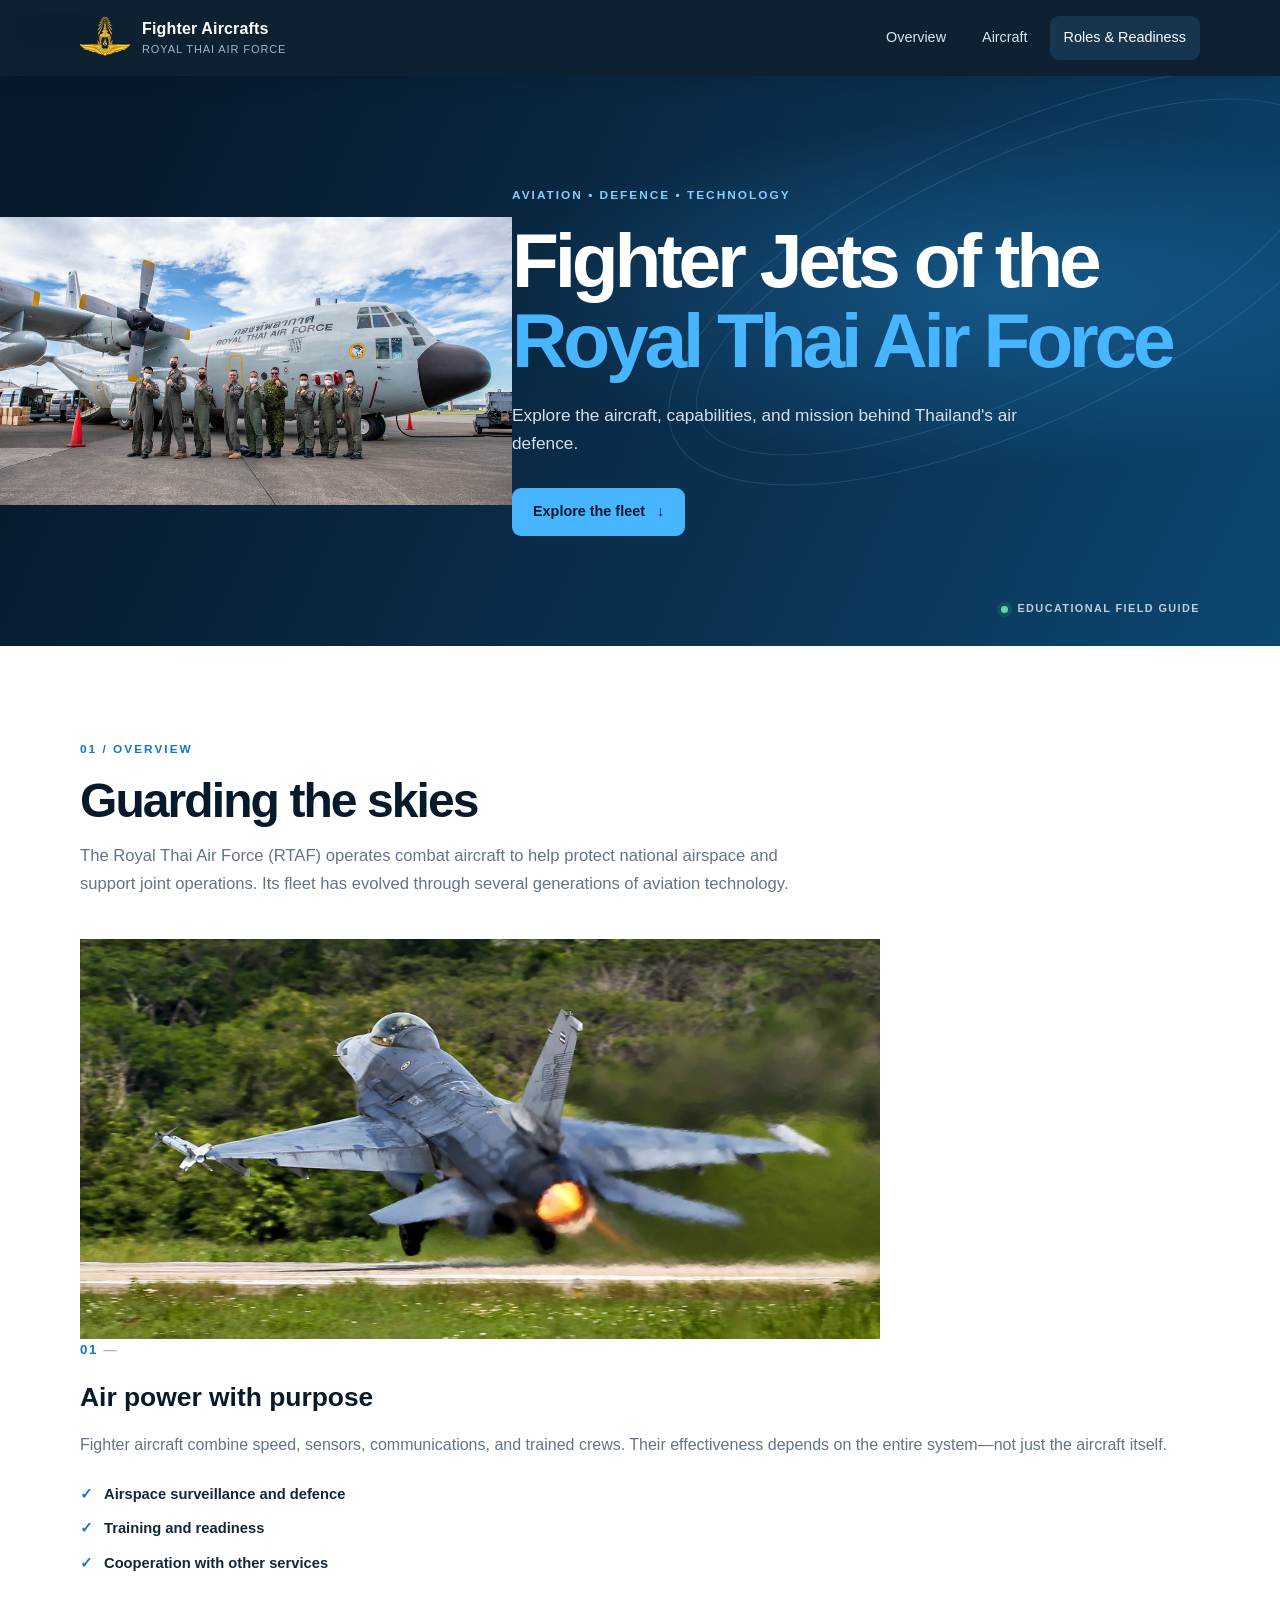
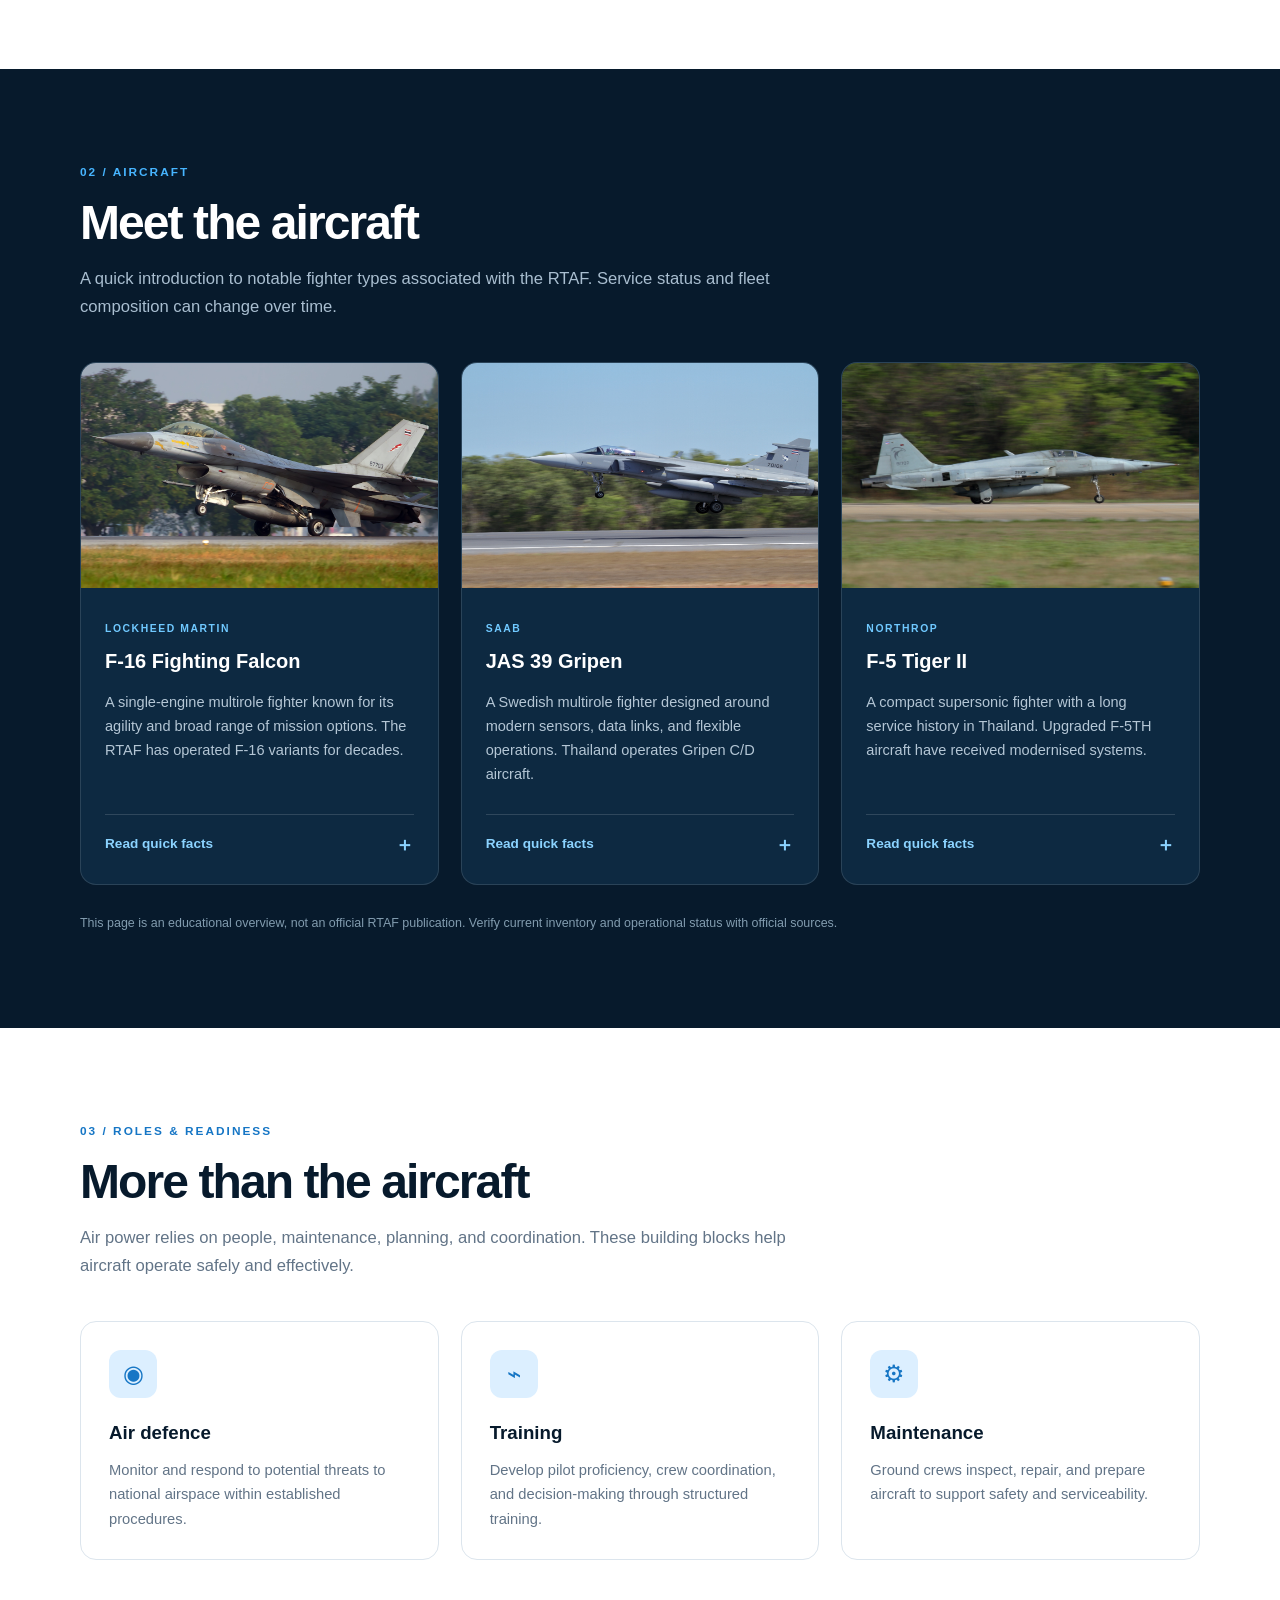
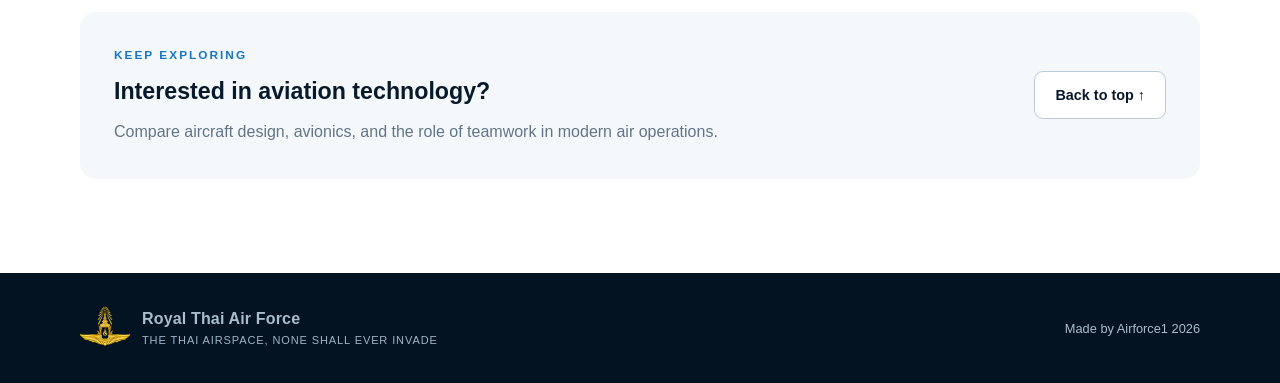
<file: rush/index.html>
<!DOCTYPE html>
<html lang="en">
<head>
  <meta charset="UTF-8">
  <meta name="viewport" content="width=device-width, initial-scale=1.0">
  <meta name="description" content="An educational overview of fighter aircraft in the Royal Thai Air Force.">
  <title>Royal Thai Air Force | Fighter Aircraft</title>
  <link rel="stylesheet" href="styles.css">
</head>
<body>
  <!-- Sticky navigation: links jump to the matching sections below. -->
  <header class="site-header">
    <nav class="navbar container" aria-label="Main navigation">
      <a class="brand" href="#home" aria-label="Royal Thai Air Force home">
        <span><img src="rtaf.svg" alt="Royal Thai Air Force Logo" width="50" height="50"></span>
        <span>Fighter Aircrafts <small>Royal Thai Air Force</small></span>
      </a>
      <button class="menu-toggle" id="menuToggle" aria-expanded="false" aria-controls="navLinks">
        <span class="sr-only">Toggle navigation</span>
        <span></span><span></span><span></span>
      </button>
      <div class="nav-links" id="navLinks">
        <a href="#overview">Overview</a>
        <a href="#aircraft">Aircraft</a>
        <a href="#mission">Roles &amp; Readiness</a>
      </div>
    </nav>
  </header>

  <main>
    <!-- HERO / SECTION 1 -->
    <section class="hero" id="home">
      <img src="group.webp" alt="Royal Thai Air Force fighter jets in formation" width="40%">
      <div class="container hero-content">
        <p class="eyebrow">AVIATION • DEFENCE • TECHNOLOGY</p>
        <h1>Fighter Jets of the<br><span>Royal Thai Air Force</span></h1>
        <p class="hero-copy">Explore the aircraft, capabilities, and mission behind Thailand's air defence.</p>
        <a class="button button-primary" href="#overview">Explore the fleet <span aria-hidden="true">↓</span></a>
      </div>
      <div class="hero-label"><span class="status-dot"></span> EDUCATIONAL FIELD GUIDE</div>
    </section>

    <!-- SECTION 2: overview and context -->
    <section class="section container" id="overview">
      <div class="section-heading">
        <p class="eyebrow">01 / OVERVIEW</p>
        <h2>Guarding the skies</h2>
        <p class="section-intro">The Royal Thai Air Force (RTAF) operates combat aircraft to help protect national airspace and support joint operations. Its fleet has evolved through several generations of aviation technology.</p>
      </div>
      <div class="overview-grid">
        <img class="overview-image" src="f16a.webp" width="800" height="400" alt="F-16 Fighting Falcon using afterburner">
        </div>
        <div class="fact-panel">
          <div class="fact-number">01 <span>—</span></div>
          <h3>Air power with purpose</h3>
          <p>Fighter aircraft combine speed, sensors, communications, and trained crews. Their effectiveness depends on the entire system—not just the aircraft itself.</p>
          <ul class="check-list">
            <li><span>✓</span> Airspace surveillance and defence</li>
            <li><span>✓</span> Training and readiness</li>
            <li><span>✓</span> Cooperation with other services</li>
          </ul>
        </div>
      </div>
    </section>

    <!-- SECTION 3: aircraft profiles. Keep details general and educational. -->
    <section class="section section-dark" id="aircraft">
      <div class="container">
        <div class="section-heading">
          <p class="eyebrow">02 / AIRCRAFT</p>
          <h2>Meet the aircraft</h2>
          <p class="section-intro">A quick introduction to notable fighter types associated with the RTAF. Service status and fleet composition can change over time.</p>
        </div>
        <div class="aircraft-grid">
          <article class="aircraft-card">
             <span class="aircraft-tag">MULTIROLE</span>
            <img class="aircraft-image" src="f16.jpg" width="400" height="200" alt="F-16 Fighting Falcon in flight">
            <div class="card-body">
              <p class="card-kicker">LOCKHEED MARTIN</p>
              <h3>F-16 Fighting Falcon</h3>
              <p>A single-engine multirole fighter known for its agility and broad range of mission options. The RTAF has operated F-16 variants for decades.</p>
              <button class="text-button details-button" data-aircraft="f16" aria-expanded="false">Read quick facts <span>＋</span></button>
              <div class="extra-details" id="details-f16" hidden> <strong>At a glance</strong><p>Role: multirole fighter<br>Design: single engine, single seat in common configurations<br>Note: specific equipment varies by variant and upgrade.</p></div>
            </div>
          </article>
          <article class="aircraft-card">
              <span class="aircraft-tag">MULTIROLE</span>
              <img src="gripen.jpg" width="400" height="225" alt="JAS 39 Gripen in flight">
            <div class="card-body">
              <p class="card-kicker">SAAB</p>
              <h3>JAS 39 Gripen</h3>
              <p>A Swedish multirole fighter designed around modern sensors, data links, and flexible operations. Thailand operates Gripen C/D aircraft.</p>
              <button class="text-button details-button" data-aircraft="gripen" aria-expanded="false">Read quick facts <span>＋</span></button>
              <div class="extra-details" id="details-gripen" hidden><strong>At a glance</strong><p>Role: multirole fighter<br>Design: single-engine aircraft with advanced avionics<br>Note: capabilities depend on variant and configuration.</p></div>
            </div>
          </article>
          <article class="aircraft-card">
              <span class="aircraft-tag">LIGHT FIGHTER</span>
              <img src="f5.jpg" alt="F-5 Tiger II in flight" width="400" height="225">
            <div class="card-body">
              <p class="card-kicker">NORTHROP</p>
              <h3>F-5 Tiger II</h3>
              <p>A compact supersonic fighter with a long service history in Thailand. Upgraded F-5TH aircraft have received modernised systems.</p>
              <button class="text-button details-button" data-aircraft="f5" aria-expanded="false">Read quick facts <span>＋</span></button>
              <div class="extra-details" id="details-f5" hidden><strong>At a glance</strong><p>Role: light fighter / air defence<br>Design: twin-engine, compact airframe<br>Note: modernisation can extend the usefulness of older airframes.</p></div>
            </div>
          </article>
        </div>
        <p class="fine-print">This page is an educational overview, not an official RTAF publication. Verify current inventory and operational status with official sources.</p>
      </div>
    </section>

    <!-- SECTION 4: roles and readiness -->
    <section class="section container" id="mission">
      <div class="section-heading">
        <p class="eyebrow">03 / ROLES &amp; READINESS</p>
        <h2>More than the aircraft</h2>
        <p class="section-intro">Air power relies on people, maintenance, planning, and coordination. These building blocks help aircraft operate safely and effectively.</p>
      </div>
      <div class="mission-grid">
        <article class="mission-item"><div class="mission-icon">◉</div><h3>Air defence</h3><p>Monitor and respond to potential threats to national airspace within established procedures.</p></article>
        <article class="mission-item"><div class="mission-icon">⌁</div><h3>Training</h3><p>Develop pilot proficiency, crew coordination, and decision-making through structured training.</p></article>
        <article class="mission-item"><div class="mission-icon">⚙</div><h3>Maintenance</h3><p>Ground crews inspect, repair, and prepare aircraft to support safety and serviceability.</p></article>
      </div>
      <div class="callout">
        <div><p class="eyebrow">KEEP EXPLORING</p><h3>Interested in aviation technology?</h3><p>Compare aircraft design, avionics, and the role of teamwork in modern air operations.</p></div>
        <a class="button button-outline" href="#home">Back to top ↑</a>
      </div>
    </section>
  </main>

  <footer class="footer">
    <div class="container footer-inner">
      <a class="brand footer-brand" href="#home"><span><img src="rtaf.svg" alt="Royal Thai Air Force Logo" width="50" height="50"></span><span>Royal Thai Air Force<small>The Thai airspace, none shall ever invade</small></span></a>
      <p>Made by Airforce1 <span id="year"></span></p>
    </div>
  </footer>
  <script src="script.js"></script>
</body>
</html>
</file>
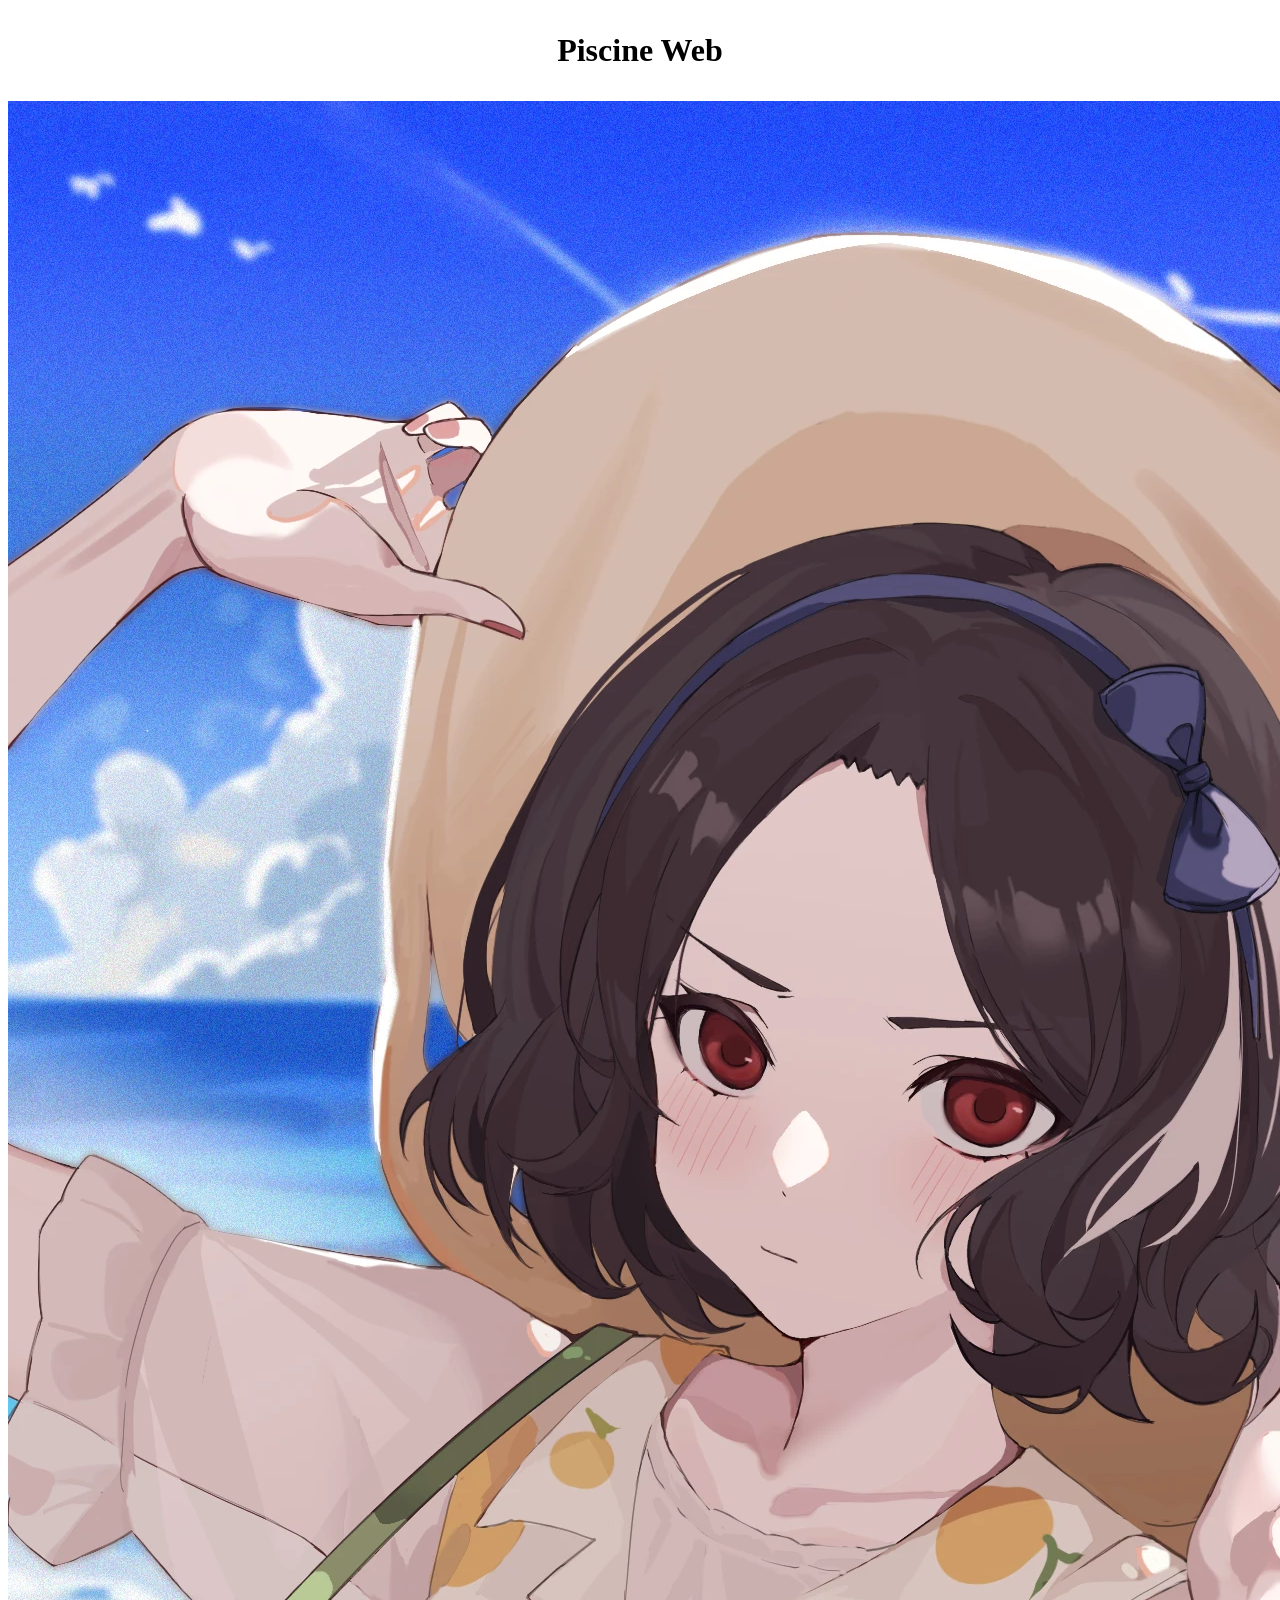
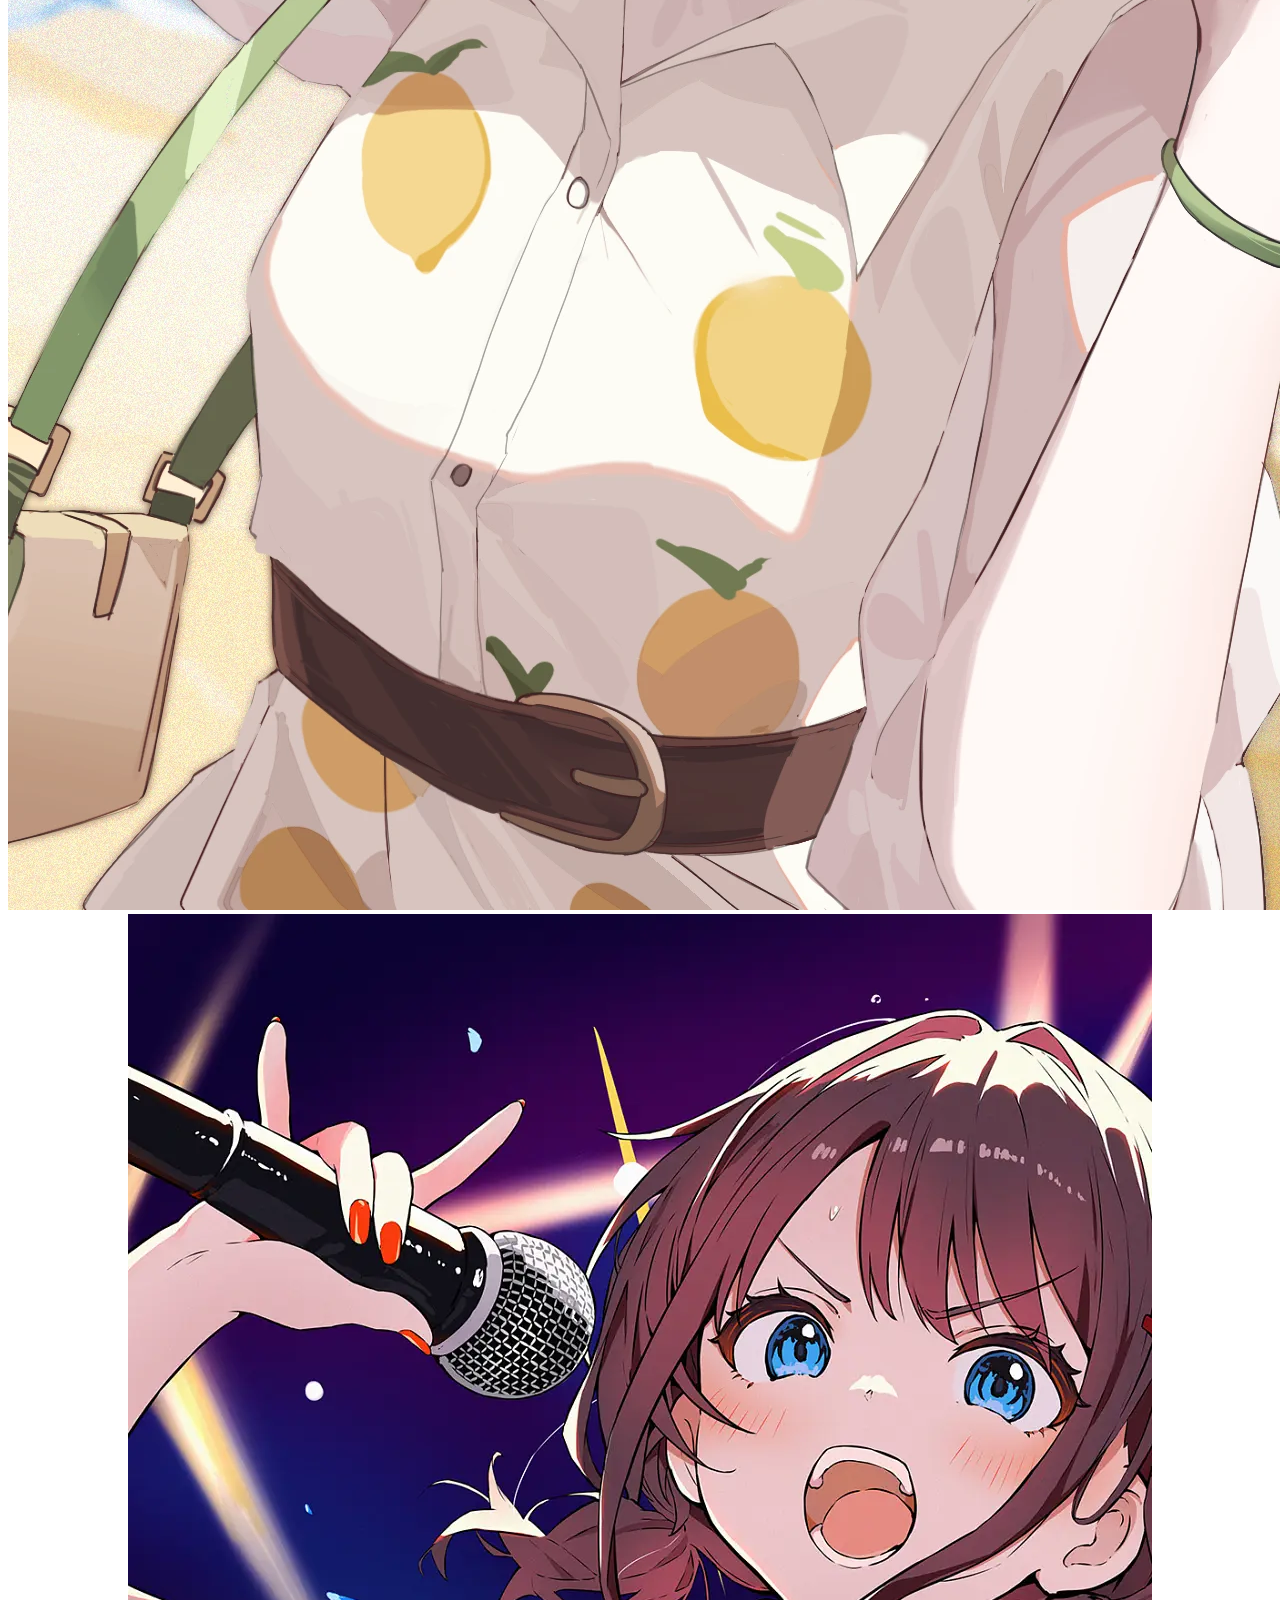
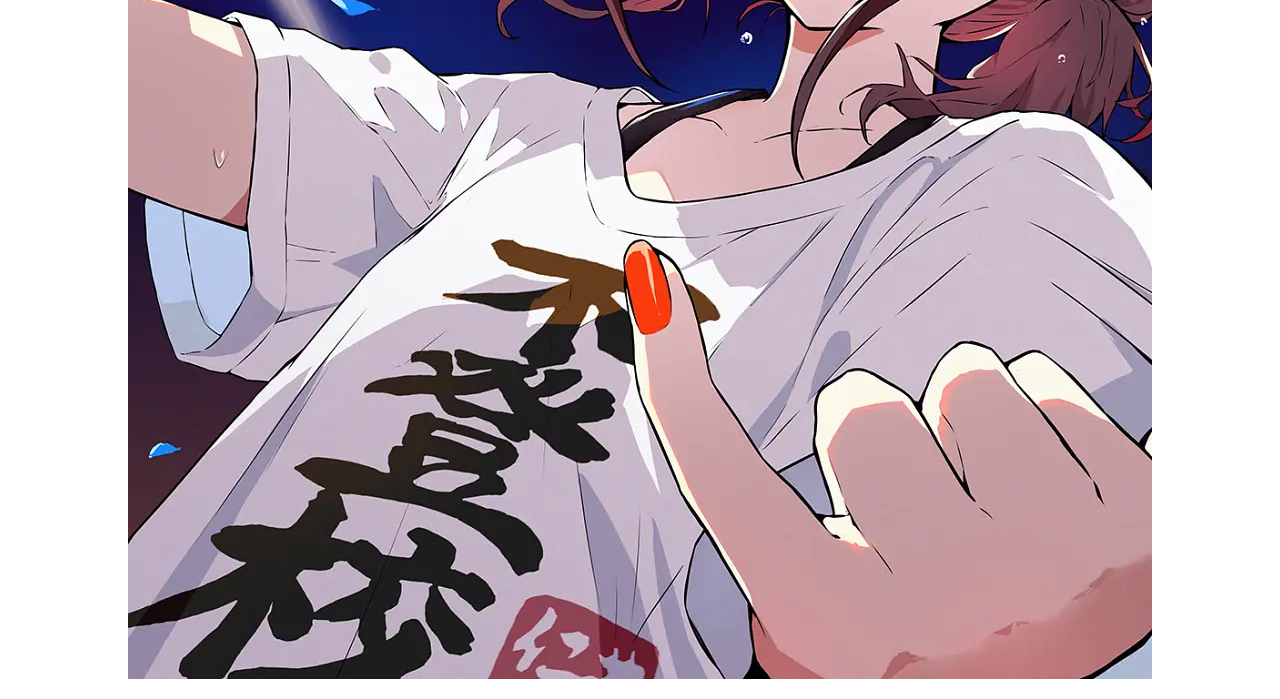
<file: ex02/piscineweb.html>
<!DOCTYPE html>
<html>
    <body>
        <h1><p style="text-align: center;">Piscine Web</p></h1>
        <p style="text-align: center;"><img src="tomo3.png" alt="Tomo"> <img src="nina.webp" alt="Nina"></p>
    </body>
</html>
</file>
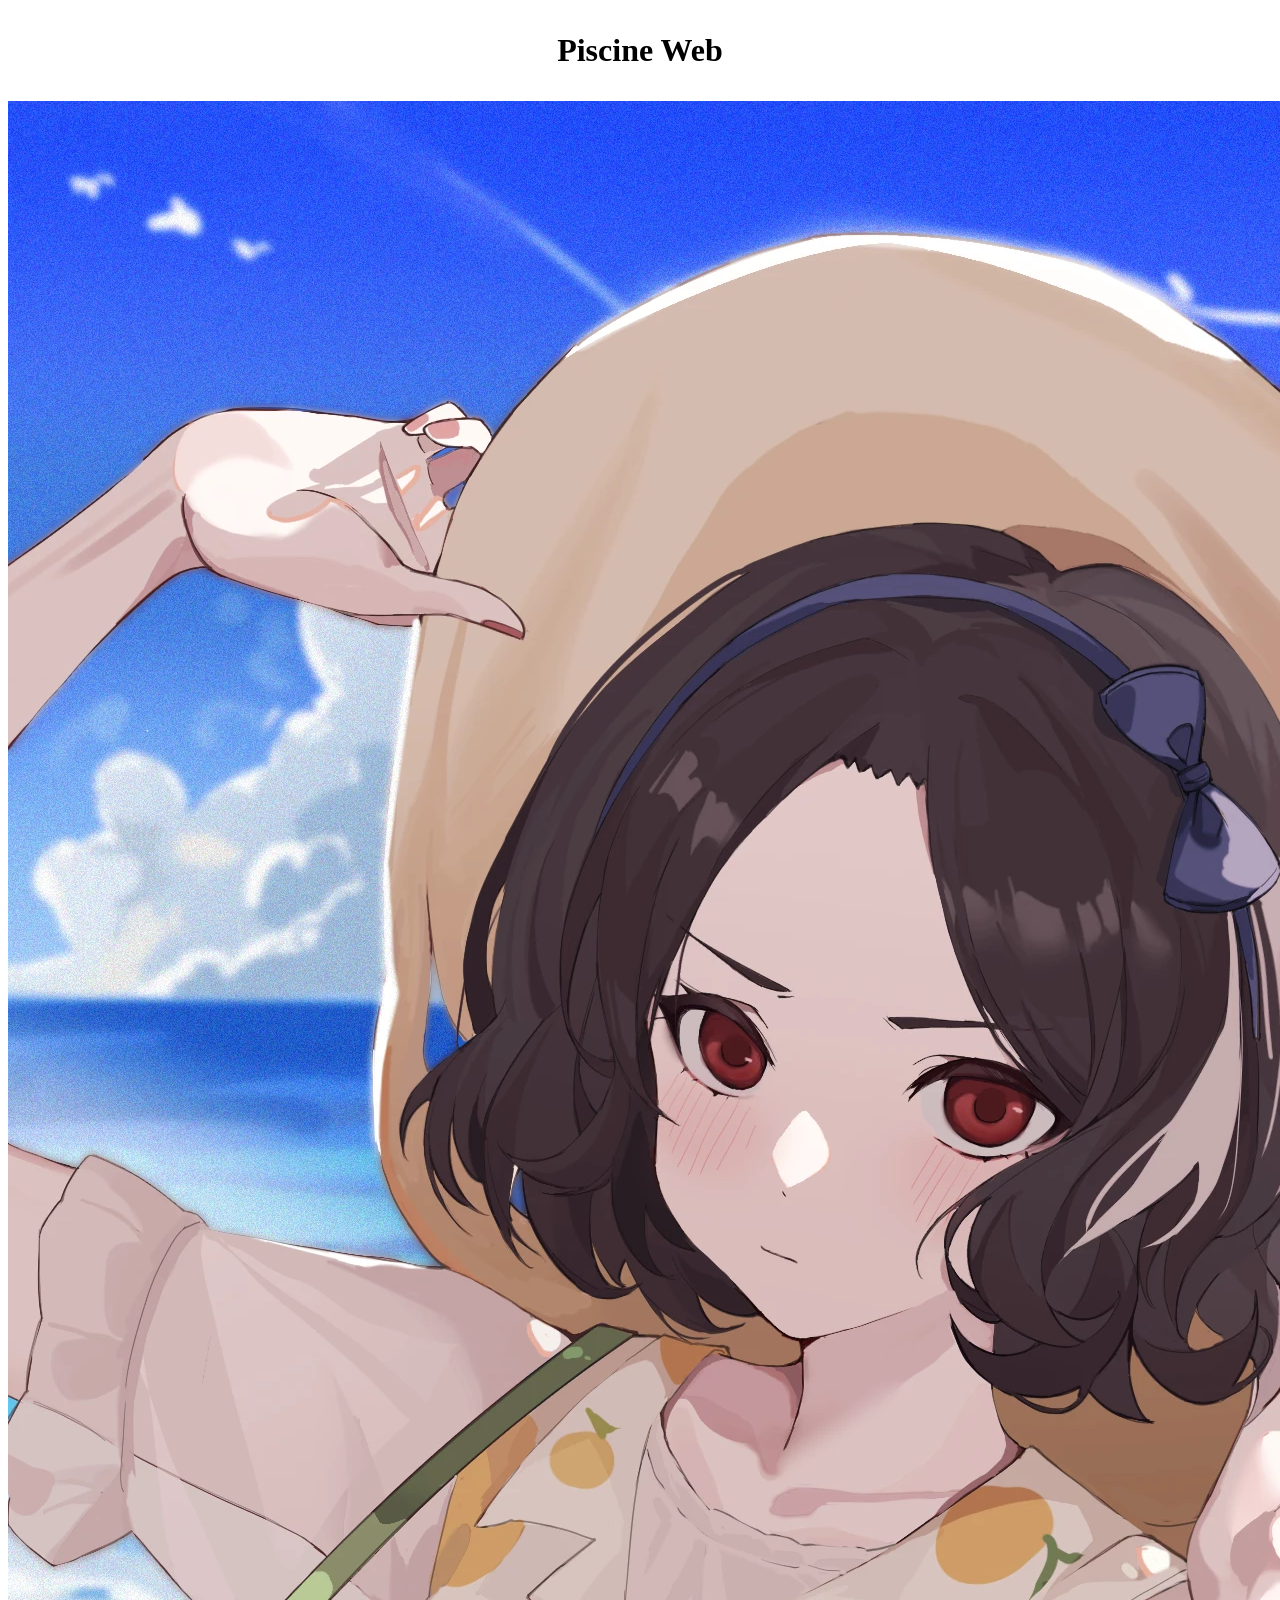
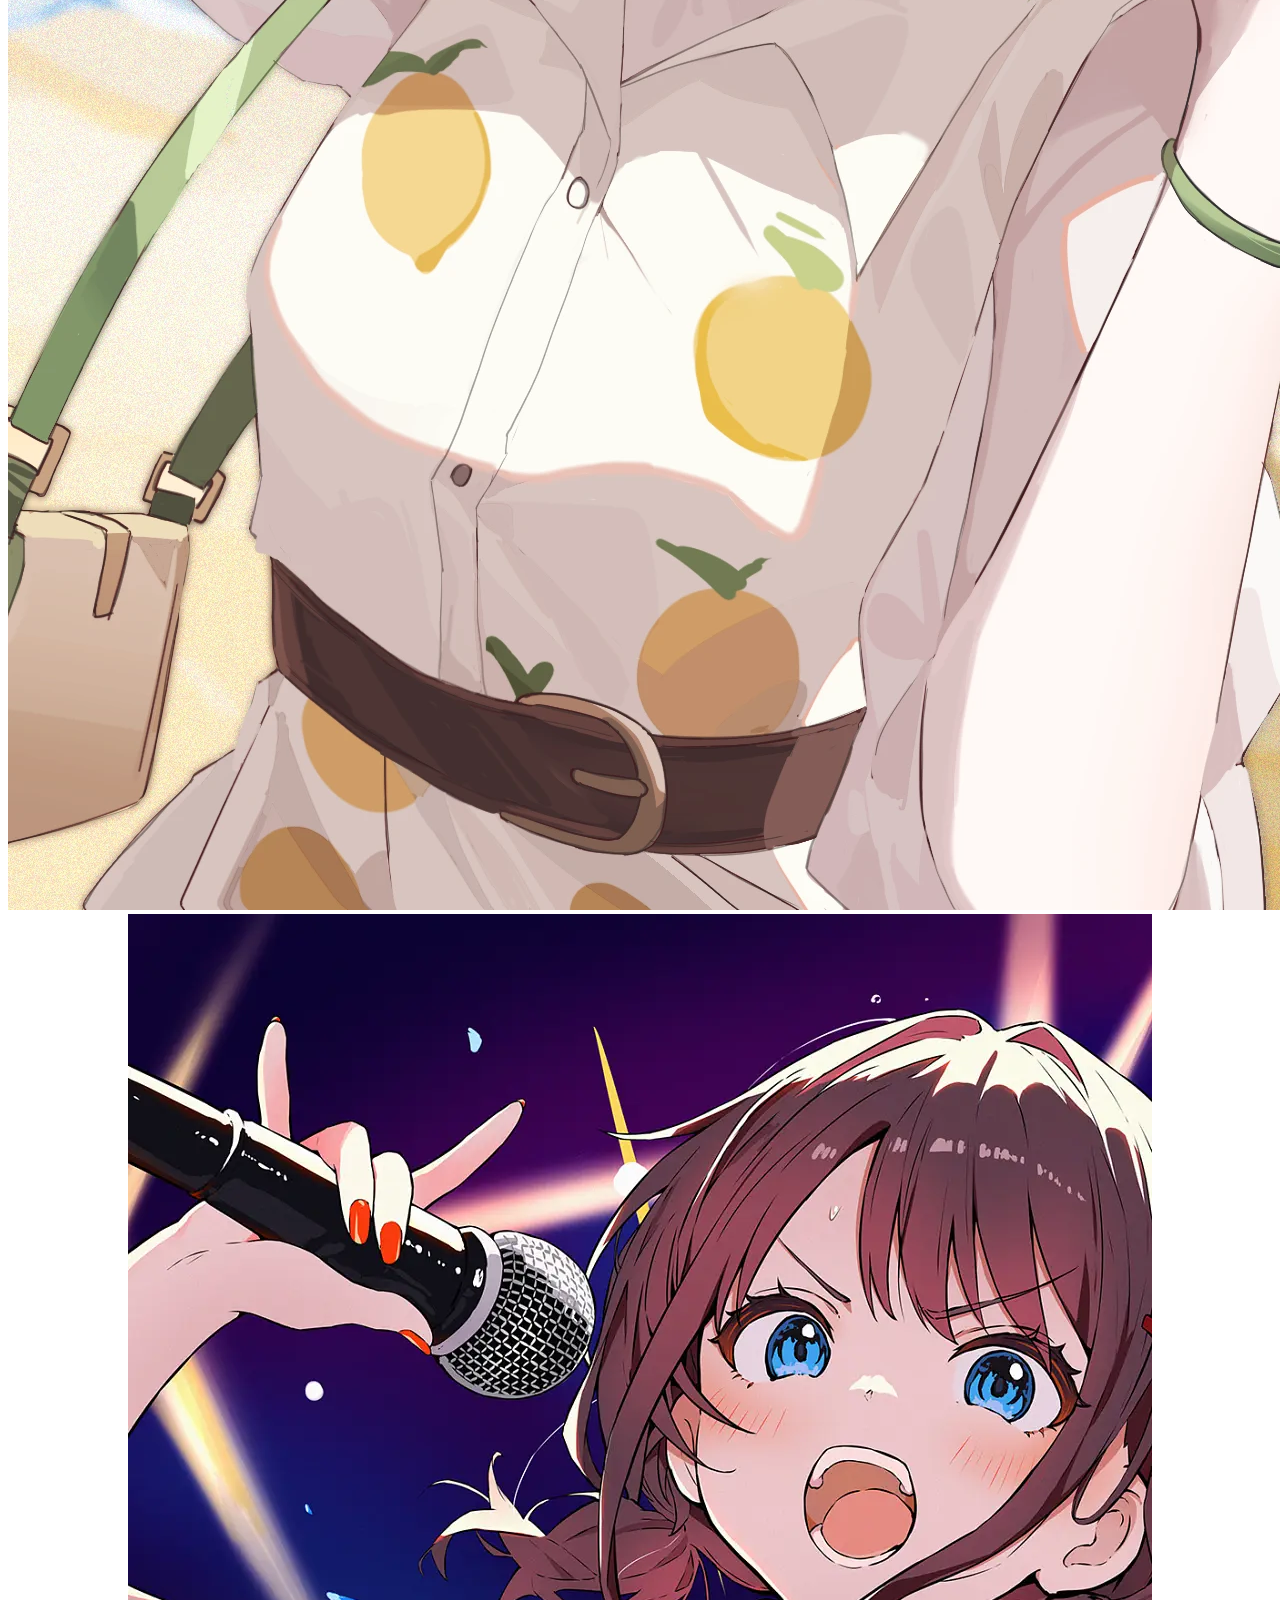
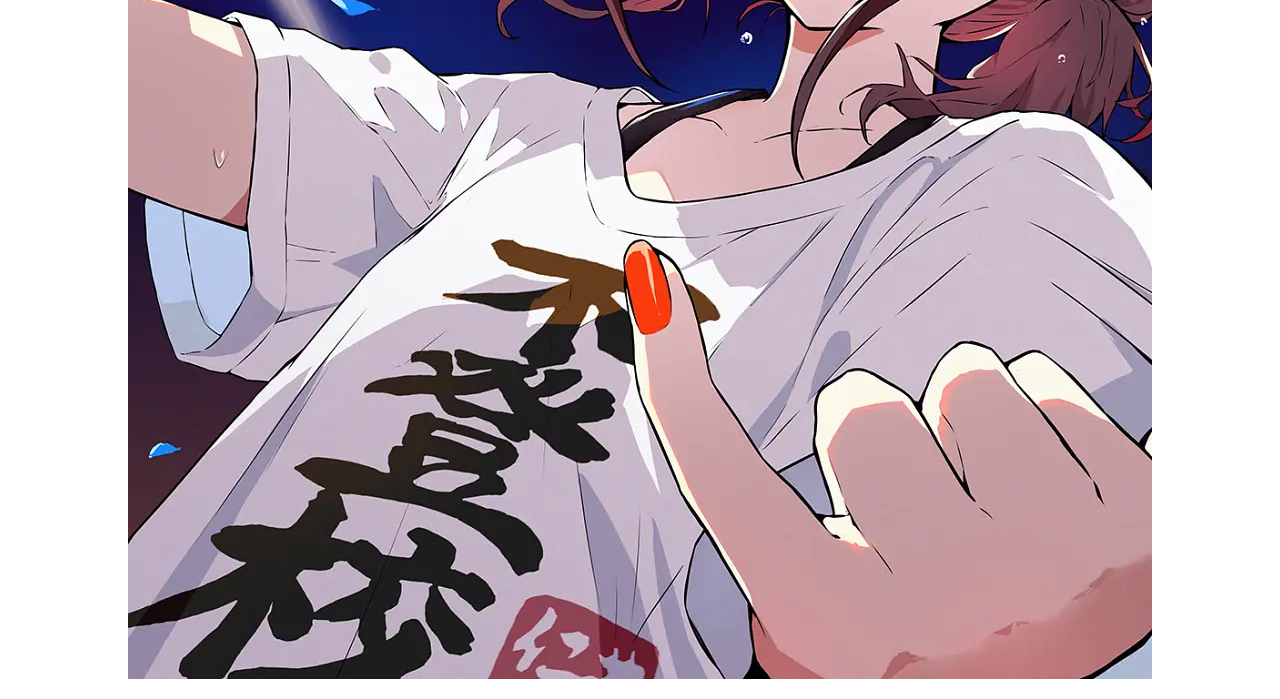
<file: ex03/piscineweb.html>
<!DOCTYPE html>
<html>
    <body>
        <h1><p style="text-align: center;">Piscine Web</p></h1>
        <p style="text-align: center;"><a href="https://www.youtube.com/watch?v=INscMGmhmX4"> <img src="tomo3.png" alt="Tomo"></a> <img src="nina.webp" alt="Nina"></p>
    </body>
</html>
</file>
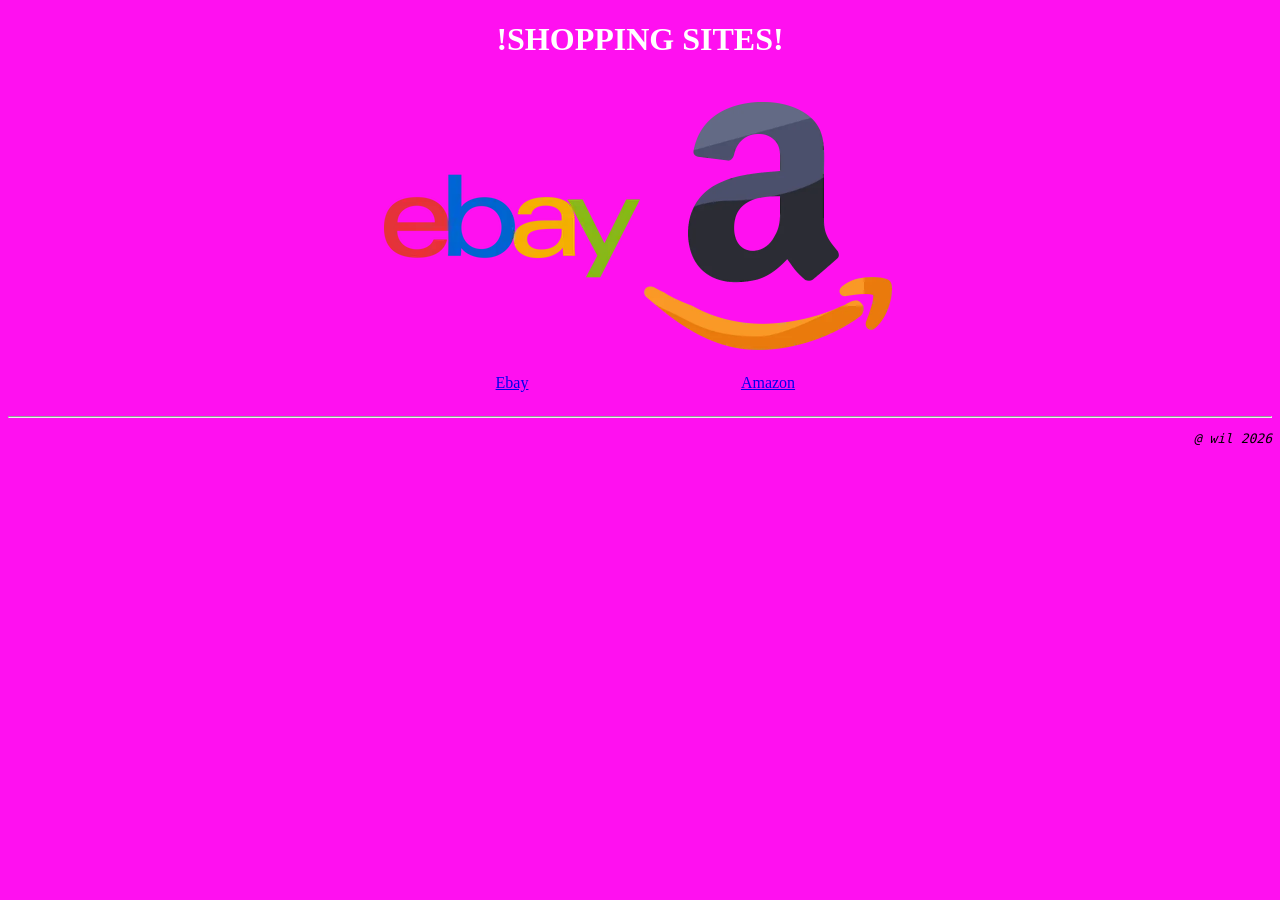
<file: ex04/basics.html>
<!DOCTYPE html>
<html>
<style>
.container {
    display: flex;
    justify-content: center;
}
</style>
    <title>Basics</title>
    <body style="background-color: #FF10F0;">
        <h1 style="text-align: center; color: white;">!SHOPPING SITES!</h1>
        <br>
            <div class="container">
                <div class="image-item">
                    <img src="ebay.webp" alt="ebay" style="width:256px;height:256px;">
                    <p style="text-align: center;"><a href="https://ebay.com">Ebay</a></p>
                </div>
                <div class="image-item">
                    <img src="amazon.webp" alt="amazon" style="width:256px;height:256px;">
                    <p style="text-align: center;"><a href="https://amazon.com">Amazon</a></p>
                </div>
            </div>
        <hr>
        <p style="text-align: right; font-family: monospace;"><i>@ wil 2026</i></p>    
    </body>
</html>
</file>
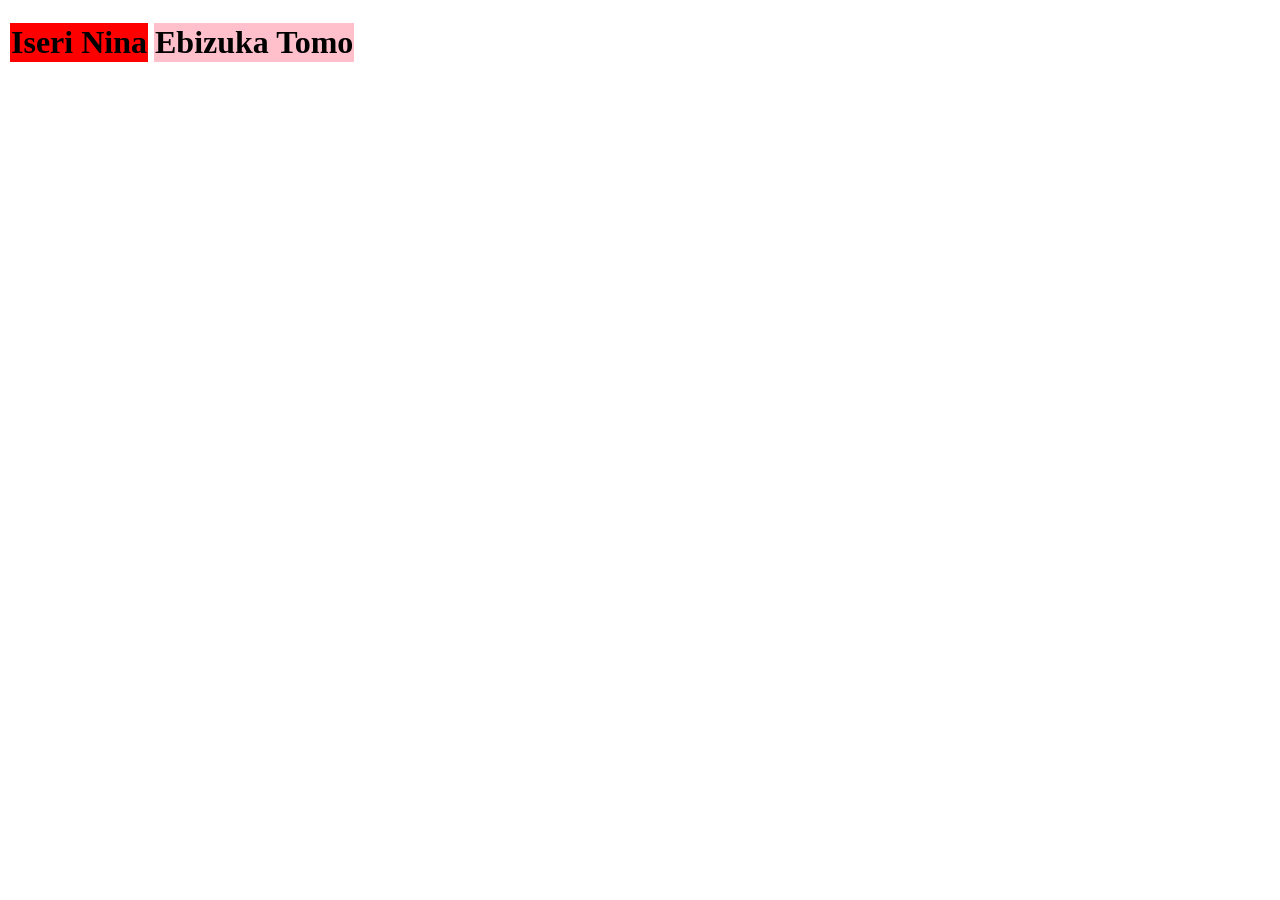
<file: ex05/tab.html>
<!DOCTYPE html>
<html>
    <h1>
        <table border-collapse="collapse">
            <tr>
                <th style="background-color: red;">Iseri Nina<th>
                <th style="background-color: pink;">Ebizuka Tomo<th>
            </tr>
    </h1>
</html>
</file>
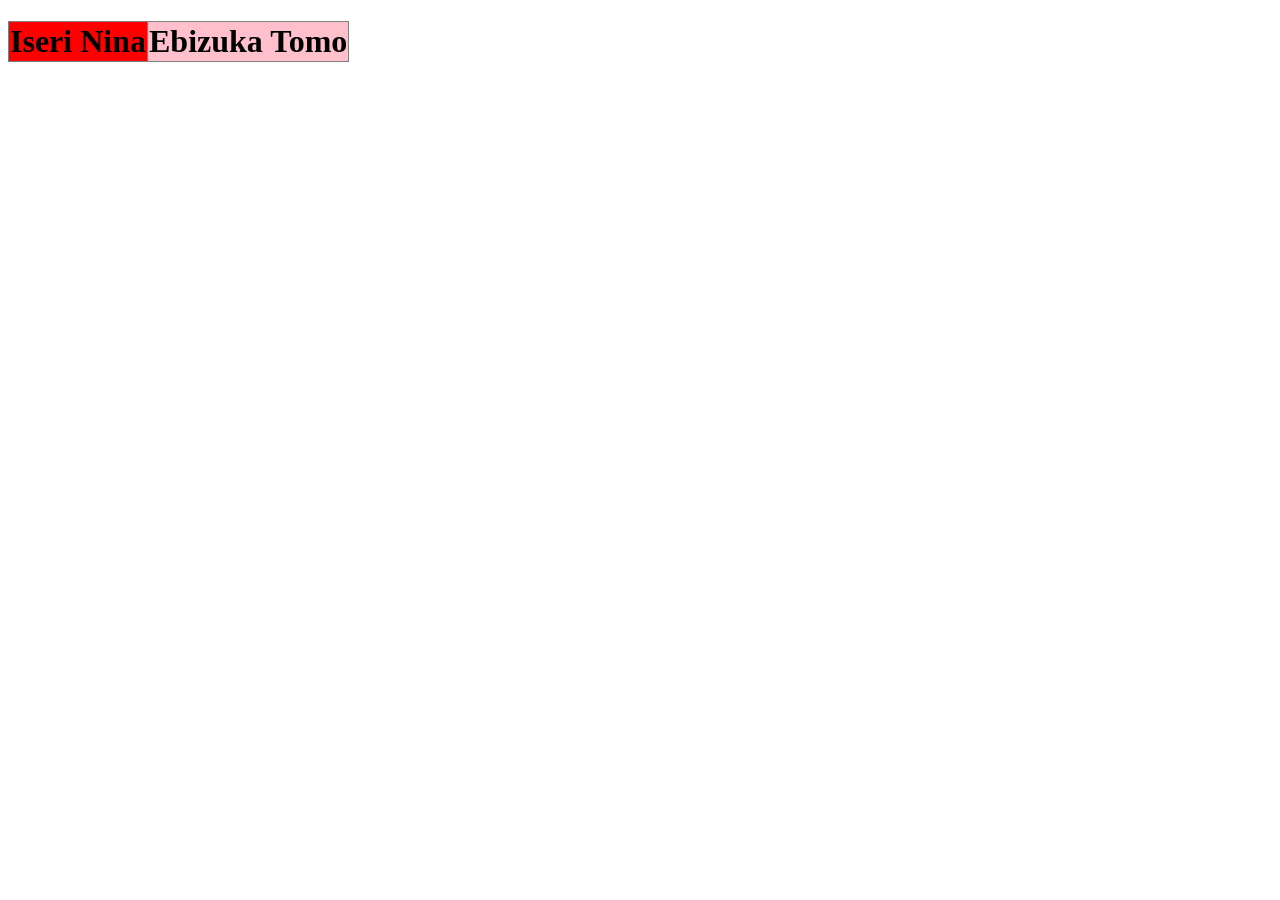
<file: cell01/ex06/responsive.html>
<!DOCTYPE html>
<html>
    <h1>
        <table border="1" style="border-collapse: collapse;">
            <tr>
                <th style="background-color: red;">Iseri Nina</th>
                <th style="background-color: pink;">Ebizuka Tomo</th>
            </tr>
    </h1>
</html>
</file>
<file: rush/styles.css>
/* =========================================================
   RTAF Fighter Aircraft — editable styles
   Palette: navy, sky blue, white and cool grey.
   Change the variables below to update the site's theme.
   ========================================================= */
:root {
  --navy: #071a2c;
  --navy-soft: #0d2941;
  --blue: #1676c5;
  --blue-bright: #47b5ff;
  --pale-blue: #dcefff;
  --ink: #12263a;
  --muted: #627487;
  --paper: #f5f8fb;
  --white: #ffffff;
  --line: #dce5ed;
  --radius: 16px;
  --shadow: 0 16px 40px rgba(5, 24, 43, .12);
}
* { box-sizing: border-box; }
html { scroll-behavior: smooth; scroll-padding-top: 86px; }
body { margin: 0; color: var(--ink); background: var(--white); font-family: Inter, "Segoe UI", Roboto, Arial, sans-serif; line-height: 1.65; }
a { color: inherit; text-decoration: none; }
button { font: inherit; }
.container { width: min(1120px, calc(100% - 48px)); margin-inline: auto; }
.sr-only { position: absolute; width: 1px; height: 1px; padding: 0; margin: -1px; overflow: hidden; clip: rect(0,0,0,0); white-space: nowrap; border: 0; }

/* Sticky navigation stays visible while scrolling. */
.site-header { position: sticky; top: 0; z-index: 1000; background: rgba(7, 26, 44, .97); color: white; box-shadow: 0 5px 22px rgba(0,0,0,.12); backdrop-filter: blur(12px); }
.navbar { min-height: 76px; display: flex; align-items: center; justify-content: space-between; gap: 24px; }
.brand { display: inline-flex; align-items: center; gap: 12px; font-weight: 800; letter-spacing: .01em; line-height: 1.2; }
.brand small { display: block; margin-top: 5px; color: #9db5c9; font-size: .69rem; font-weight: 500; letter-spacing: .08em; text-transform: uppercase; }
.brand-mark { display: grid; place-items: center; width: 44px; height: 44px; border: 1px solid rgba(71,181,255,.6); border-radius: 12px; background: rgba(22,118,197,.2); color: var(--blue-bright); font-size: .76rem; letter-spacing: .08em; }
.nav-links { display: flex; align-items: center; gap: 8px; }
.nav-links a { padding: 10px 14px; border-radius: 9px; color: #d7e5f1; font-size: .9rem; transition: background .2s, color .2s; }
.nav-links a:hover, .nav-links a.active { background: rgba(71,181,255,.14); color: white; }
.menu-toggle { display: none; background: transparent; border: 0; padding: 8px; cursor: pointer; }
.menu-toggle span:not(.sr-only) { display: block; width: 24px; height: 2px; margin: 5px; background: white; }

/* Hero section: the gradient works as a polished image-free background. */
.hero { position: relative; min-height: 570px; display: flex; align-items: center; overflow: hidden; color: white; background: radial-gradient(ellipse at 78% 38%, rgba(40,151,226,.34), transparent 35%), linear-gradient(115deg, #071a2c 10%, #0b3151 62%, #0c4771); }
.hero::before, .hero::after { content: ""; position: absolute; pointer-events: none; border: 1px solid rgba(119,201,255,.17); transform: rotate(-25deg); }
.hero::before { width: 680px; height: 230px; right: -70px; top: 85px; border-radius: 50%; }
.hero::after { width: 760px; height: 290px; right: -120px; top: 55px; border-radius: 50%; }
.hero-overlay { position: absolute; inset: 0; opacity: .18; background-image: linear-gradient(rgba(255,255,255,.05) 1px, transparent 1px), linear-gradient(90deg, rgba(255,255,255,.05) 1px, transparent 1px); background-size: 46px 46px; mask-image: linear-gradient(to right, transparent, black); }
.hero-content { position: relative; z-index: 1; padding-block: 92px; }
.eyebrow { margin: 0 0 14px; color: var(--blue); font-size: .74rem; font-weight: 800; letter-spacing: .17em; }
.hero .eyebrow { color: #80d0ff; }
h1, h2, h3, p { margin-top: 0; }
h1 { max-width: 760px; margin-bottom: 20px; font-size: clamp(2.7rem, 6vw, 4.8rem); line-height: 1.05; letter-spacing: -.055em; }
h1 span { color: var(--blue-bright); }
.hero-copy { max-width: 550px; margin-bottom: 30px; color: #d1e1ef; font-size: 1.08rem; }
.button { display: inline-flex; align-items: center; justify-content: center; gap: 12px; min-height: 48px; padding: 0 20px; border: 1px solid transparent; border-radius: 9px; font-size: .9rem; font-weight: 750; transition: transform .2s, background .2s; }
.button:hover { transform: translateY(-2px); }
.button-primary { color: #06192a; background: var(--blue-bright); }
.button-primary:hover { background: #79ceff; }
.hero-label { position: absolute; right: max(24px, calc((100% - 1120px) / 2)); bottom: 28px; display: flex; align-items: center; gap: 9px; color: #b9d0e3; font-size: .68rem; font-weight: 700; letter-spacing: .13em; }
.status-dot { width: 7px; height: 7px; border-radius: 50%; background: #65d6a4; box-shadow: 0 0 0 4px rgba(101,214,164,.12); }

/* General section layout */
.section { padding-block: 94px; }
.section-heading { max-width: 740px; margin-bottom: 42px; }
h2 { margin-bottom: 15px; color: var(--navy); font-size: clamp(2rem, 4vw, 3rem); line-height: 1.12; letter-spacing: -.04em; }
.section-intro { margin-bottom: 0; color: var(--muted); font-size: 1.04rem; }
.overview-grid { display: grid; grid-template-columns: 1.15fr .85fr; gap: 48px; align-items: center; }
.image-placeholder { position: relative; display: flex; flex-direction: column; align-items: center; justify-content: center; gap: 8px; min-height: 300px; padding: 28px; overflow: hidden; border: 1px solid rgba(255,255,255,.22); border-radius: var(--radius); color: white; text-align: center; background: linear-gradient(135deg, #0874c9, #124b87 58%, #092d53); }
.image-placeholder::before { content: ""; position: absolute; width: 250px; height: 250px; border: 1px solid rgba(255,255,255,.2); border-radius: 50%; }
.image-placeholder::after { content: ""; position: absolute; width: 330px; height: 130px; border: 1px solid rgba(255,255,255,.15); border-radius: 50%; transform: rotate(-25deg); }
.placeholder-icon, .image-placeholder strong, .image-placeholder small, .aircraft-tag { position: relative; z-index: 1; }
.placeholder-icon { display: grid; place-items: center; width: 45px; height: 45px; border: 1px solid rgba(255,255,255,.35); border-radius: 50%; color: #b9e5ff; font-size: 1.4rem; }
.image-placeholder strong { font-size: 1.05rem; }
.image-placeholder small { color: #c1e3ff; font-size: .8rem; }
.fact-number { margin-bottom: 15px; color: var(--blue); font-size: .83rem; font-weight: 800; letter-spacing: .12em; }
.fact-number span { color: #9bb0c2; }
.fact-panel h3 { margin-bottom: 12px; color: var(--navy); font-size: 1.65rem; }
.fact-panel p { color: var(--muted); }
.check-list { display: grid; gap: 10px; padding: 0; margin: 24px 0 0; list-style: none; }
.check-list li { display: flex; gap: 11px; align-items: center; font-size: .92rem; font-weight: 650; }
.check-list li span { color: var(--blue); }

/* Aircraft cards */
.section-dark { background: var(--navy); color: white; }
.section-dark h2 { color: white; }
.section-dark .section-intro { color: #a9bed0; }
.section-dark .eyebrow { color: var(--blue-bright); }
.aircraft-grid { display: grid; grid-template-columns: repeat(3, 1fr); gap: 22px; align-items: start; }
.aircraft-card { overflow: hidden; border: 1px solid rgba(255,255,255,.12); border-radius: var(--radius); background: #0d2941; transition: transform .25s, border-color .25s; }
.aircraft-card:hover { transform: translateY(-5px); border-color: rgba(71,181,255,.5); }
.aircraft-image { min-height: 225px; border-radius: 0; border: 0; }
.aircraft-image strong { margin-top: 4px; font-size: 1.1rem; }
.aircraft-tag { position: absolute; top: 16px; left: 16px; padding: 5px 8px; border: 1px solid rgba(255,255,255,.28); border-radius: 5px; background: rgba(4,24,42,.35); font-size: .61rem; font-weight: 800; letter-spacing: .1em; }
.card-body { padding: 24px; }
.card-kicker { margin-bottom: 7px; color: #70c9ff; font-size: .65rem; font-weight: 800; letter-spacing: .15em; }
.card-body h3 { margin-bottom: 12px; font-size: 1.25rem; }
.card-body > p:not(.card-kicker) { min-height: 104px; margin-bottom: 20px; color: #b4c6d5; font-size: .91rem; }
.text-button { display: flex; width: 100%; align-items: center; justify-content: space-between; padding: 14px 0 0; border: 0; border-top: 1px solid rgba(255,255,255,.14); color: #8bd3ff; background: transparent; text-align: left; font-size: .85rem; font-weight: 750; cursor: pointer; }
.text-button:hover { color: white; }
.text-button span { font-size: 1.2rem; }
.extra-details { padding-top: 14px; color: #c7d8e5; font-size: .85rem; }
.extra-details p { margin: 7px 0 0; }
.fine-print { margin: 28px 0 0; color: #829caf; font-size: .78rem; }

/* Mission section */
.mission-grid { display: grid; grid-template-columns: repeat(3, 1fr); gap: 22px; }
.mission-item { padding: 28px; border: 1px solid var(--line); border-radius: var(--radius); background: #fff; }
.mission-icon { display: grid; place-items: center; width: 48px; height: 48px; margin-bottom: 20px; border-radius: 12px; color: var(--blue); background: var(--pale-blue); font-size: 1.5rem; }
.mission-item h3 { margin-bottom: 9px; color: var(--navy); }
.mission-item p { margin-bottom: 0; color: var(--muted); font-size: .92rem; }
.callout { display: flex; align-items: center; justify-content: space-between; gap: 28px; margin-top: 52px; padding: 34px; border-radius: var(--radius); background: var(--paper); }
.callout .eyebrow { margin-bottom: 7px; }
.callout h3 { margin-bottom: 8px; color: var(--navy); font-size: 1.45rem; }
.callout p:not(.eyebrow) { margin-bottom: 0; color: var(--muted); }
.button-outline { flex-shrink: 0; border-color: #b9cbd9; color: var(--navy); background: white; }
.button-outline:hover { background: var(--pale-blue); }

/* Footer */
.footer { padding-block: 28px; color: #a9bdce; background: #041321; }
.footer-inner { display: flex; align-items: center; justify-content: space-between; gap: 20px; }
.footer-brand .brand-mark { width: 38px; height: 38px; }
.footer-inner > p { margin: 0; font-size: .8rem; }

/* Responsive layout for tablets and phones */
@media (max-width: 850px) {
  .overview-grid { grid-template-columns: 1fr 1fr; gap: 28px; }
  .aircraft-grid { grid-template-columns: repeat(2, 1fr); }
  .mission-grid { gap: 14px; }
  .mission-item { padding: 22px; }
}
@media (max-width: 640px) {
  .container { width: min(100% - 32px, 520px); }
  .navbar { min-height: 68px; }
  .menu-toggle { display: block; }
  .nav-links { position: absolute; top: 68px; left: 0; right: 0; display: none; flex-direction: column; align-items: stretch; gap: 4px; padding: 12px 16px 18px; border-top: 1px solid rgba(255,255,255,.1); background: var(--navy); }
  .nav-links.open { display: flex; }
  .nav-links a { padding: 12px; }
  .hero { min-height: 520px; }
  .hero-content { padding-block: 74px; }
  h1 { font-size: clamp(2.5rem, 12vw, 3.7rem); }
  .hero-label { right: 16px; bottom: 18px; font-size: .58rem; }
  .section { padding-block: 68px; }
  .section-heading { margin-bottom: 30px; }
  .overview-grid, .aircraft-grid, .mission-grid { grid-template-columns: 1fr; }
  .placeholder-large { min-height: 245px; }
  .aircraft-image { min-height: 210px; }
  .card-body > p:not(.card-kicker) { min-height: 0; }
  .callout { align-items: flex-start; flex-direction: column; padding: 26px; margin-top: 34px; }
  .footer-inner { align-items: flex-start; flex-direction: column; }
}
@media (prefers-reduced-motion: reduce) {
  html { scroll-behavior: auto; }
  *, *::before, *::after { transition-duration: .01ms !important; animation-duration: .01ms !important; }
}
</file>
